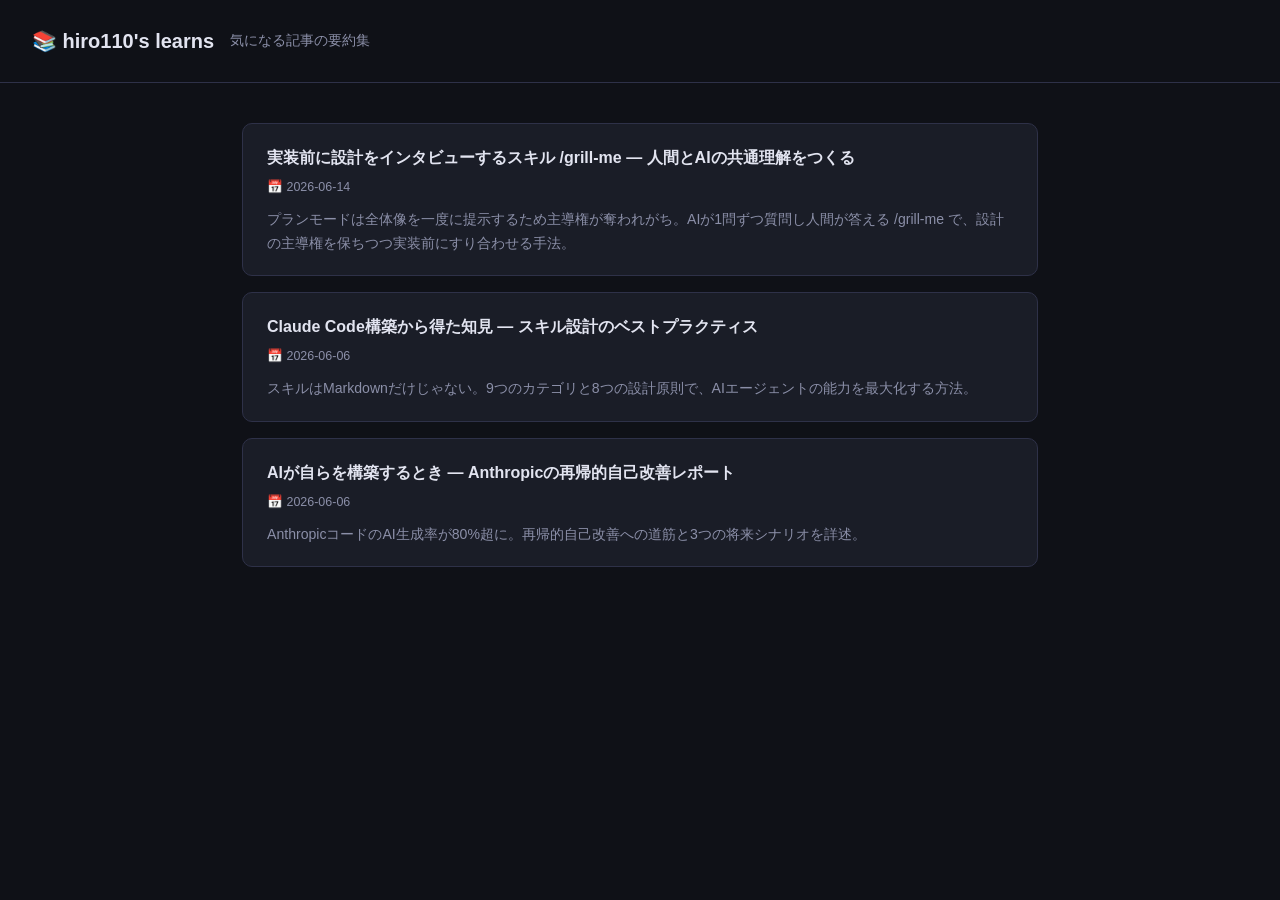
<file: index.html>
<!DOCTYPE html>
<html lang="ja">
<head>
  <meta charset="UTF-8">
  <meta name="viewport" content="width=device-width, initial-scale=1.0">
  <meta name="robots" content="noindex, nofollow">
  <title>hiro110's learns</title>
  <link rel="stylesheet" href="css/style.css">
</head>
<body>
  <header>
    <h1>📚 hiro110's learns</h1>
    <span>気になる記事の要約集</span>
  </header>
  <main>
    <div id="articles-list" class="articles-grid">
      <a class="article-card" href="articles/grill-me-ai.html">
        <h2>実装前に設計をインタビューするスキル /grill-me — 人間とAIの共通理解をつくる</h2>
        <div class="meta"><span>📅 2026-06-14</span></div>
        <p class="excerpt">プランモードは全体像を一度に提示するため主導権が奪われがち。AIが1問ずつ質問し人間が答える /grill-me で、設計の主導権を保ちつつ実装前にすり合わせる手法。</p>
      </a>
      <a class="article-card" href="articles/claude-code.html">
        <h2>Claude Code構築から得た知見 — スキル設計のベストプラクティス</h2>
        <div class="meta"><span>📅 2026-06-06</span></div>
        <p class="excerpt">スキルはMarkdownだけじゃない。9つのカテゴリと8つの設計原則で、AIエージェントの能力を最大化する方法。</p>
      </a>
      <a class="article-card" href="articles/anthropic-recursive-self-improvement.html">
        <h2>AIが自らを構築するとき — Anthropicの再帰的自己改善レポート</h2>
        <div class="meta"><span>📅 2026-06-06</span></div>
        <p class="excerpt">AnthropicコードのAI生成率が80%超に。再帰的自己改善への道筋と3つの将来シナリオを詳述。</p>
      </a>
    </div>
  </main>
</body>
</html>
</file>
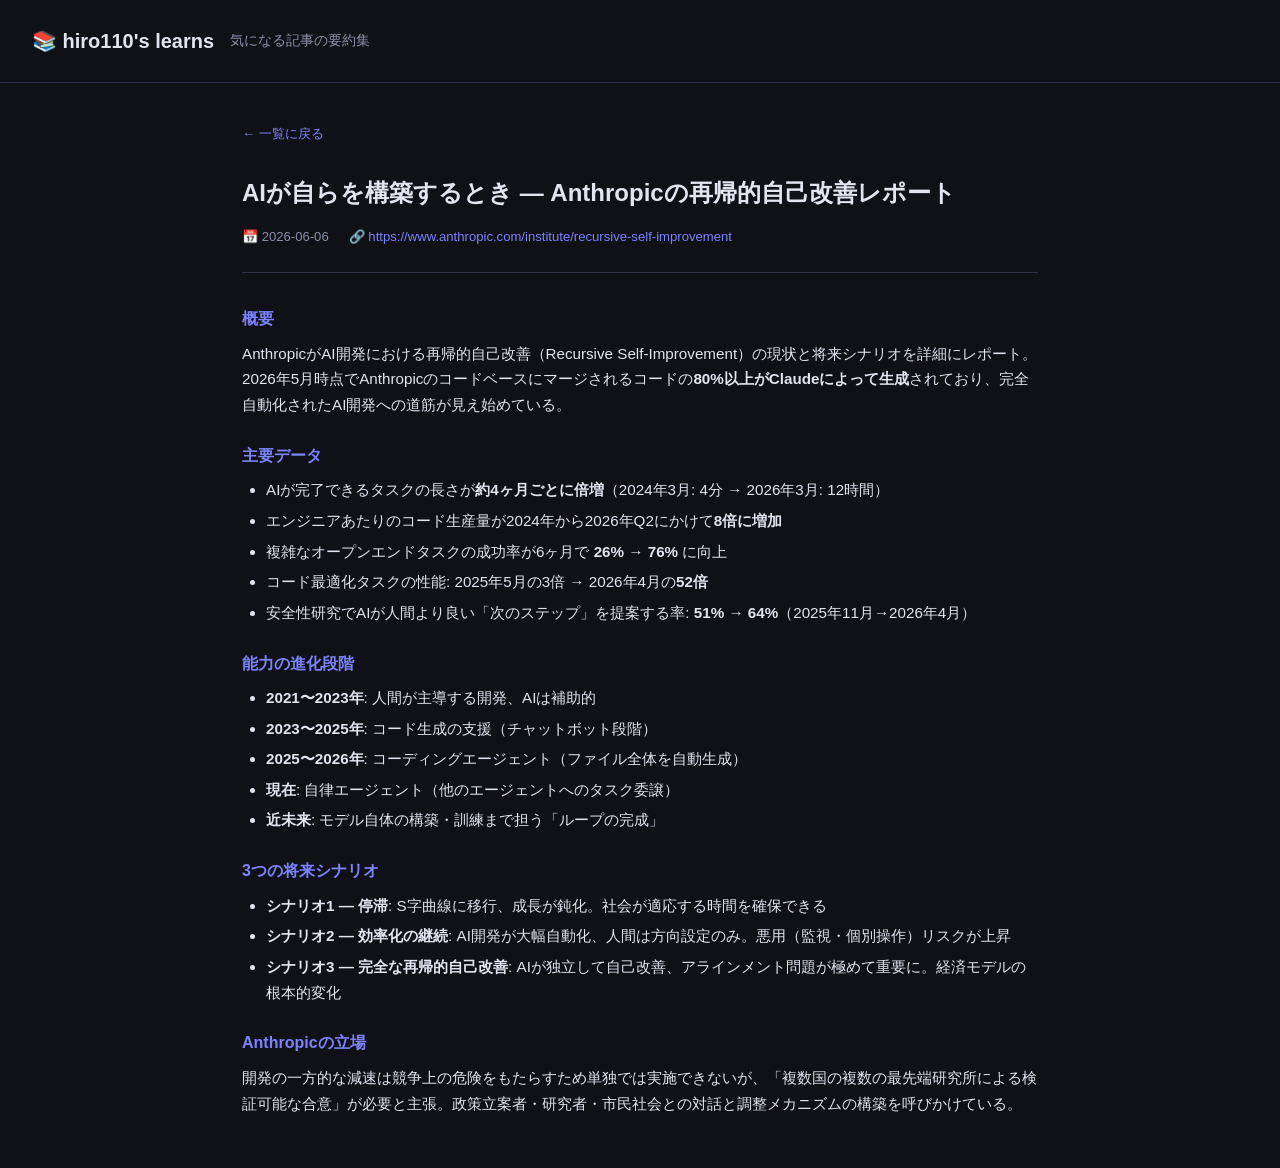
<file: articles/anthropic-recursive-self-improvement.html>
<!DOCTYPE html>
<html lang="ja">
<head>
  <meta charset="UTF-8">
  <meta name="viewport" content="width=device-width, initial-scale=1.0">
  <meta name="robots" content="noindex, nofollow">
  <title>AIが自らを構築するとき — Anthropicの再帰的自己改善レポート — hiro110's learns</title>
  <link rel="stylesheet" href="../css/style.css">
</head>
<body>
  <header>
    <h1>📚 hiro110's learns</h1>
    <span>気になる記事の要約集</span>
  </header>
  <main>
    <p class="breadcrumb"><a href="../index.html">← 一覧に戻る</a></p>
    <div class="article-header">
      <h1>AIが自らを構築するとき — Anthropicの再帰的自己改善レポート</h1>
      <div class="meta">
        <span>📅 2026-06-06</span>
        <span class="source">🔗 <a href="https://www.anthropic.com/institute/recursive-self-improvement" target="_blank" rel="noopener">https://www.anthropic.com/institute/recursive-self-improvement</a></span>
      </div>
    </div>
    <div class="summary">
      <h2>概要</h2>
      <p>AnthropicがAI開発における再帰的自己改善（Recursive Self-Improvement）の現状と将来シナリオを詳細にレポート。2026年5月時点でAnthropicのコードベースにマージされるコードの<strong>80%以上がClaudeによって生成</strong>されており、完全自動化されたAI開発への道筋が見え始めている。</p>

      <h2>主要データ</h2>
      <ul>
        <li>AIが完了できるタスクの長さが<strong>約4ヶ月ごとに倍増</strong>（2024年3月: 4分 → 2026年3月: 12時間）</li>
        <li>エンジニアあたりのコード生産量が2024年から2026年Q2にかけて<strong>8倍に増加</strong></li>
        <li>複雑なオープンエンドタスクの成功率が6ヶ月で <strong>26% → 76%</strong> に向上</li>
        <li>コード最適化タスクの性能: 2025年5月の3倍 → 2026年4月の<strong>52倍</strong></li>
        <li>安全性研究でAIが人間より良い「次のステップ」を提案する率: <strong>51% → 64%</strong>（2025年11月→2026年4月）</li>
      </ul>

      <h2>能力の進化段階</h2>
      <ul>
        <li><strong>2021〜2023年</strong>: 人間が主導する開発、AIは補助的</li>
        <li><strong>2023〜2025年</strong>: コード生成の支援（チャットボット段階）</li>
        <li><strong>2025〜2026年</strong>: コーディングエージェント（ファイル全体を自動生成）</li>
        <li><strong>現在</strong>: 自律エージェント（他のエージェントへのタスク委譲）</li>
        <li><strong>近未来</strong>: モデル自体の構築・訓練まで担う「ループの完成」</li>
      </ul>

      <h2>3つの将来シナリオ</h2>
      <ul>
        <li><strong>シナリオ1 — 停滞</strong>: S字曲線に移行、成長が鈍化。社会が適応する時間を確保できる</li>
        <li><strong>シナリオ2 — 効率化の継続</strong>: AI開発が大幅自動化、人間は方向設定のみ。悪用（監視・個別操作）リスクが上昇</li>
        <li><strong>シナリオ3 — 完全な再帰的自己改善</strong>: AIが独立して自己改善、アラインメント問題が極めて重要に。経済モデルの根本的変化</li>
      </ul>

      <h2>Anthropicの立場</h2>
      <p>開発の一方的な減速は競争上の危険をもたらすため単独では実施できないが、「複数国の複数の最先端研究所による検証可能な合意」が必要と主張。政策立案者・研究者・市民社会との対話と調整メカニズムの構築を呼びかけている。</p>

    </div>
  </main>
</body>
</html>
</file>
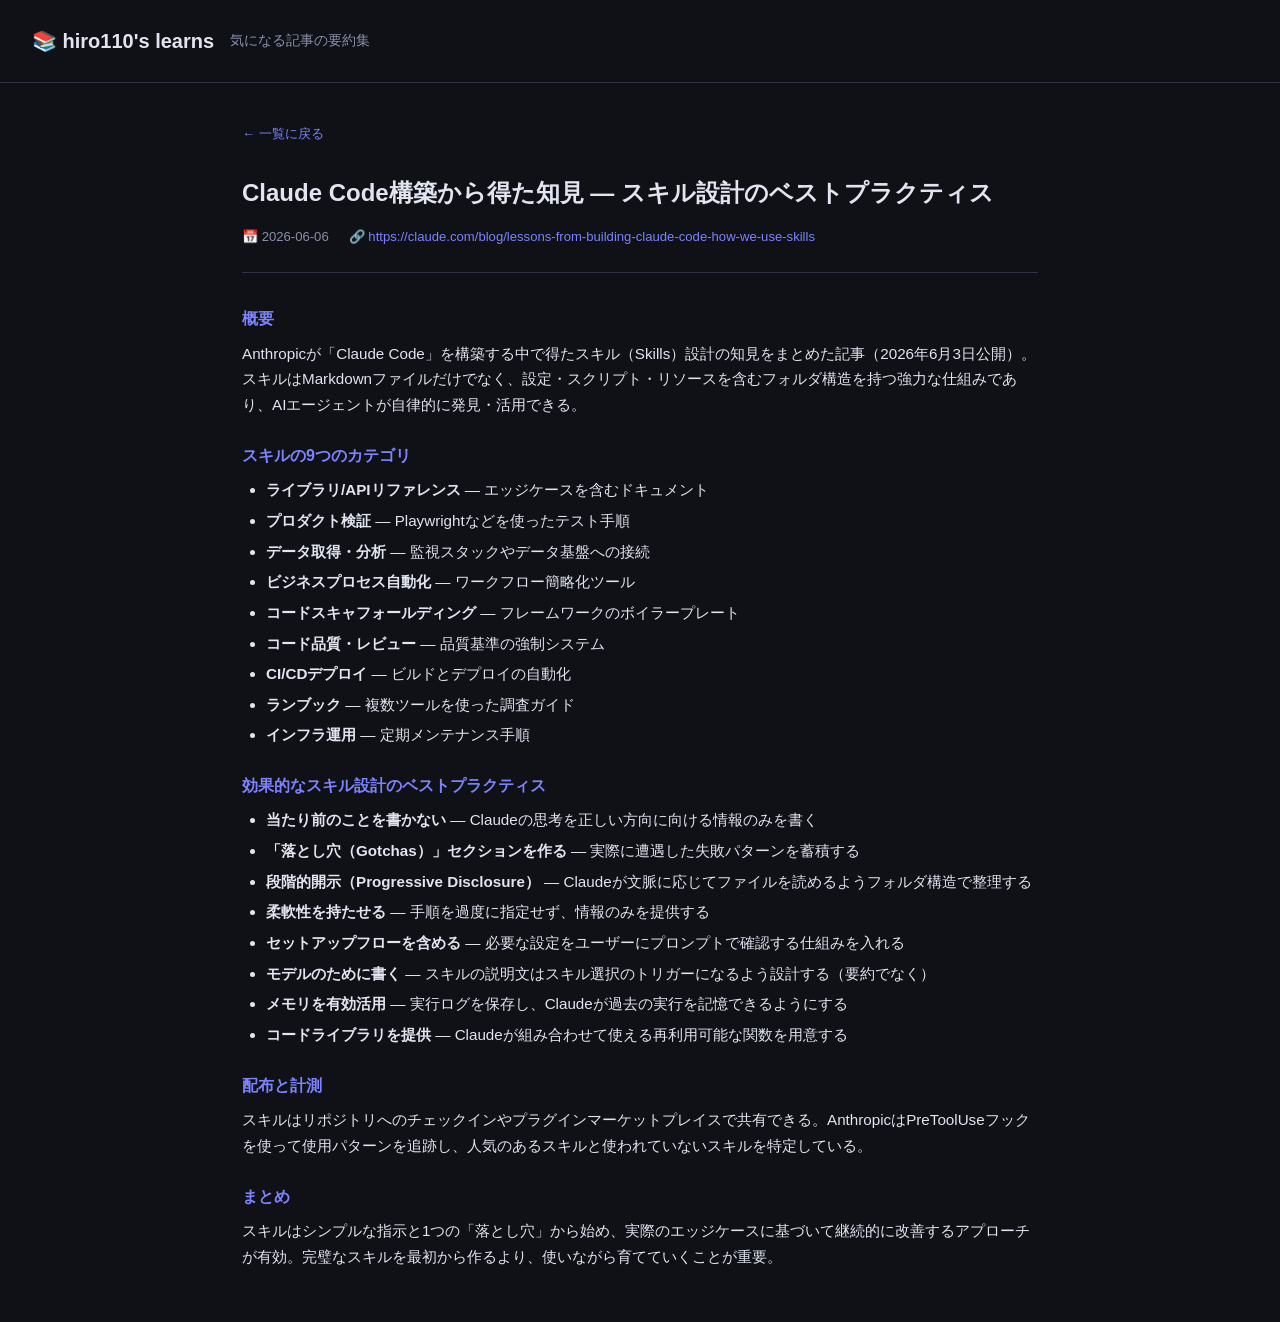
<file: articles/claude-code.html>
<!DOCTYPE html>
<html lang="ja">
<head>
  <meta charset="UTF-8">
  <meta name="viewport" content="width=device-width, initial-scale=1.0">
  <meta name="robots" content="noindex, nofollow">
  <title>Claude Code構築から得た知見 — スキル設計のベストプラクティス — hiro110's learns</title>
  <link rel="stylesheet" href="../css/style.css">
</head>
<body>
  <header>
    <h1>📚 hiro110's learns</h1>
    <span>気になる記事の要約集</span>
  </header>
  <main>
    <p class="breadcrumb"><a href="../index.html">← 一覧に戻る</a></p>
    <div class="article-header">
      <h1>Claude Code構築から得た知見 — スキル設計のベストプラクティス</h1>
      <div class="meta">
        <span>📅 2026-06-06</span>
        <span class="source">🔗 <a href="https://claude.com/blog/lessons-from-building-claude-code-how-we-use-skills" target="_blank" rel="noopener">https://claude.com/blog/lessons-from-building-claude-code-how-we-use-skills</a></span>
      </div>
    </div>
    <div class="summary">
      <h2>概要</h2>
      <p>Anthropicが「Claude Code」を構築する中で得たスキル（Skills）設計の知見をまとめた記事（2026年6月3日公開）。スキルはMarkdownファイルだけでなく、設定・スクリプト・リソースを含むフォルダ構造を持つ強力な仕組みであり、AIエージェントが自律的に発見・活用できる。</p>

      <h2>スキルの9つのカテゴリ</h2>
      <ul>
        <li><strong>ライブラリ/APIリファレンス</strong> — エッジケースを含むドキュメント</li>
        <li><strong>プロダクト検証</strong> — Playwrightなどを使ったテスト手順</li>
        <li><strong>データ取得・分析</strong> — 監視スタックやデータ基盤への接続</li>
        <li><strong>ビジネスプロセス自動化</strong> — ワークフロー簡略化ツール</li>
        <li><strong>コードスキャフォールディング</strong> — フレームワークのボイラープレート</li>
        <li><strong>コード品質・レビュー</strong> — 品質基準の強制システム</li>
        <li><strong>CI/CDデプロイ</strong> — ビルドとデプロイの自動化</li>
        <li><strong>ランブック</strong> — 複数ツールを使った調査ガイド</li>
        <li><strong>インフラ運用</strong> — 定期メンテナンス手順</li>
      </ul>

      <h2>効果的なスキル設計のベストプラクティス</h2>
      <ul>
        <li><strong>当たり前のことを書かない</strong> — Claudeの思考を正しい方向に向ける情報のみを書く</li>
        <li><strong>「落とし穴（Gotchas）」セクションを作る</strong> — 実際に遭遇した失敗パターンを蓄積する</li>
        <li><strong>段階的開示（Progressive Disclosure）</strong> — Claudeが文脈に応じてファイルを読めるようフォルダ構造で整理する</li>
        <li><strong>柔軟性を持たせる</strong> — 手順を過度に指定せず、情報のみを提供する</li>
        <li><strong>セットアップフローを含める</strong> — 必要な設定をユーザーにプロンプトで確認する仕組みを入れる</li>
        <li><strong>モデルのために書く</strong> — スキルの説明文はスキル選択のトリガーになるよう設計する（要約でなく）</li>
        <li><strong>メモリを有効活用</strong> — 実行ログを保存し、Claudeが過去の実行を記憶できるようにする</li>
        <li><strong>コードライブラリを提供</strong> — Claudeが組み合わせて使える再利用可能な関数を用意する</li>
      </ul>

      <h2>配布と計測</h2>
      <p>スキルはリポジトリへのチェックインやプラグインマーケットプレイスで共有できる。AnthropicはPreToolUseフックを使って使用パターンを追跡し、人気のあるスキルと使われていないスキルを特定している。</p>

      <h2>まとめ</h2>
      <p>スキルはシンプルな指示と1つの「落とし穴」から始め、実際のエッジケースに基づいて継続的に改善するアプローチが有効。完璧なスキルを最初から作るより、使いながら育てていくことが重要。</p>

    </div>
  </main>
</body>
</html>
</file>
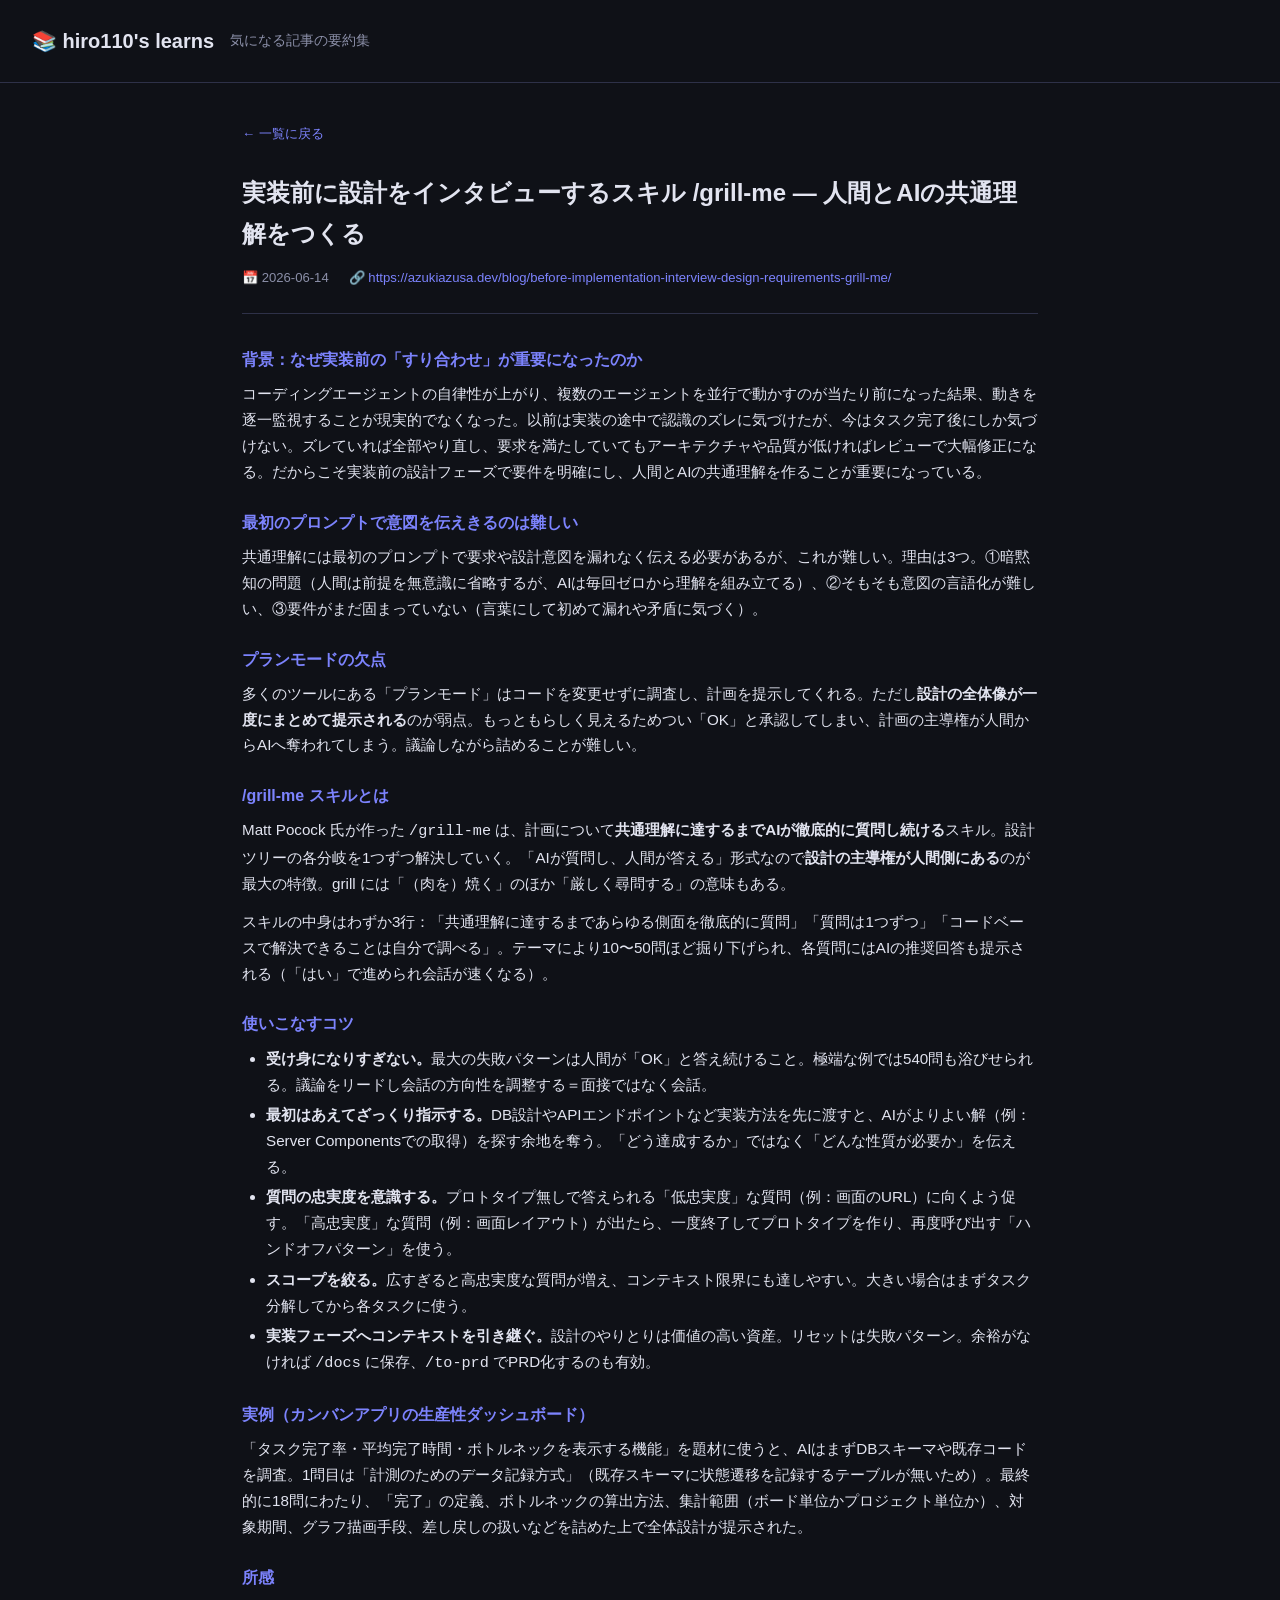
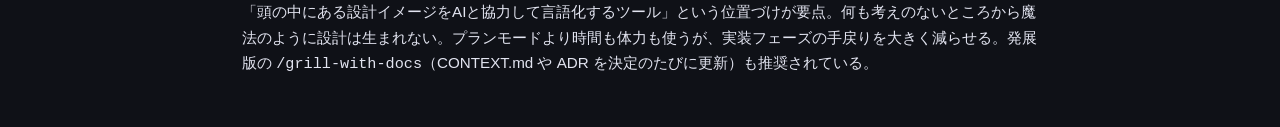
<file: articles/grill-me-ai.html>
<!DOCTYPE html>
<html lang="ja">
<head>
  <meta charset="UTF-8">
  <meta name="viewport" content="width=device-width, initial-scale=1.0">
  <meta name="robots" content="noindex, nofollow">
  <title>実装前に設計をインタビューするスキル /grill-me — 人間とAIの共通理解をつくる — hiro110's learns</title>
  <link rel="stylesheet" href="../css/style.css">
</head>
<body>
  <header>
    <h1>📚 hiro110's learns</h1>
    <span>気になる記事の要約集</span>
  </header>
  <main>
    <p class="breadcrumb"><a href="../index.html">← 一覧に戻る</a></p>
    <div class="article-header">
      <h1>実装前に設計をインタビューするスキル /grill-me — 人間とAIの共通理解をつくる</h1>
      <div class="meta">
        <span>📅 2026-06-14</span>
        <span class="source">🔗 <a href="https://azukiazusa.dev/blog/before-implementation-interview-design-requirements-grill-me/" target="_blank" rel="noopener">https://azukiazusa.dev/blog/before-implementation-interview-design-requirements-grill-me/</a></span>
      </div>
    </div>
    <div class="summary">
      <h2>背景：なぜ実装前の「すり合わせ」が重要になったのか</h2>
      <p>コーディングエージェントの自律性が上がり、複数のエージェントを並行で動かすのが当たり前になった結果、動きを逐一監視することが現実的でなくなった。以前は実装の途中で認識のズレに気づけたが、今はタスク完了後にしか気づけない。ズレていれば全部やり直し、要求を満たしていてもアーキテクチャや品質が低ければレビューで大幅修正になる。だからこそ実装前の設計フェーズで要件を明確にし、人間とAIの共通理解を作ることが重要になっている。</p>

      <h2>最初のプロンプトで意図を伝えきるのは難しい</h2>
      <p>共通理解には最初のプロンプトで要求や設計意図を漏れなく伝える必要があるが、これが難しい。理由は3つ。①暗黙知の問題（人間は前提を無意識に省略するが、AIは毎回ゼロから理解を組み立てる）、②そもそも意図の言語化が難しい、③要件がまだ固まっていない（言葉にして初めて漏れや矛盾に気づく）。</p>

      <h2>プランモードの欠点</h2>
      <p>多くのツールにある「プランモード」はコードを変更せずに調査し、計画を提示してくれる。ただし<strong>設計の全体像が一度にまとめて提示される</strong>のが弱点。もっともらしく見えるためつい「OK」と承認してしまい、計画の主導権が人間からAIへ奪われてしまう。議論しながら詰めることが難しい。</p>

      <h2>/grill-me スキルとは</h2>
      <p>Matt Pocock 氏が作った <code>/grill-me</code> は、計画について<strong>共通理解に達するまでAIが徹底的に質問し続ける</strong>スキル。設計ツリーの各分岐を1つずつ解決していく。「AIが質問し、人間が答える」形式なので<strong>設計の主導権が人間側にある</strong>のが最大の特徴。grill には「（肉を）焼く」のほか「厳しく尋問する」の意味もある。</p>
      <p>スキルの中身はわずか3行：「共通理解に達するまであらゆる側面を徹底的に質問」「質問は1つずつ」「コードベースで解決できることは自分で調べる」。テーマにより10〜50問ほど掘り下げられ、各質問にはAIの推奨回答も提示される（「はい」で進められ会話が速くなる）。</p>

      <h2>使いこなすコツ</h2>
      <ul>
        <li><strong>受け身になりすぎない。</strong>最大の失敗パターンは人間が「OK」と答え続けること。極端な例では540問も浴びせられる。議論をリードし会話の方向性を調整する＝面接ではなく会話。</li>
        <li><strong>最初はあえてざっくり指示する。</strong>DB設計やAPIエンドポイントなど実装方法を先に渡すと、AIがよりよい解（例：Server Componentsでの取得）を探す余地を奪う。「どう達成するか」ではなく「どんな性質が必要か」を伝える。</li>
        <li><strong>質問の忠実度を意識する。</strong>プロトタイプ無しで答えられる「低忠実度」な質問（例：画面のURL）に向くよう促す。「高忠実度」な質問（例：画面レイアウト）が出たら、一度終了してプロトタイプを作り、再度呼び出す「ハンドオフパターン」を使う。</li>
        <li><strong>スコープを絞る。</strong>広すぎると高忠実度な質問が増え、コンテキスト限界にも達しやすい。大きい場合はまずタスク分解してから各タスクに使う。</li>
        <li><strong>実装フェーズへコンテキストを引き継ぐ。</strong>設計のやりとりは価値の高い資産。リセットは失敗パターン。余裕がなければ <code>/docs</code> に保存、<code>/to-prd</code> でPRD化するのも有効。</li>
      </ul>

      <h2>実例（カンバンアプリの生産性ダッシュボード）</h2>
      <p>「タスク完了率・平均完了時間・ボトルネックを表示する機能」を題材に使うと、AIはまずDBスキーマや既存コードを調査。1問目は「計測のためのデータ記録方式」（既存スキーマに状態遷移を記録するテーブルが無いため）。最終的に18問にわたり、「完了」の定義、ボトルネックの算出方法、集計範囲（ボード単位かプロジェクト単位か）、対象期間、グラフ描画手段、差し戻しの扱いなどを詰めた上で全体設計が提示された。</p>

      <h2>所感</h2>
      <p>「頭の中にある設計イメージをAIと協力して言語化するツール」という位置づけが要点。何も考えのないところから魔法のように設計は生まれない。プランモードより時間も体力も使うが、実装フェーズの手戻りを大きく減らせる。発展版の <code>/grill-with-docs</code>（CONTEXT.md や ADR を決定のたびに更新）も推奨されている。</p>

    </div>
  </main>
</body>
</html>
</file>
<file: css/style.css>
:root {
  --bg: #0f1117;
  --surface: #1a1d27;
  --border: #2e3148;
  --accent: #7c83fd;
  --text: #e2e4f0;
  --muted: #8b8fa8;
  --tag-bg: #252840;
}

* { box-sizing: border-box; margin: 0; padding: 0; }

body {
  font-family: -apple-system, BlinkMacSystemFont, "Segoe UI", sans-serif;
  background: var(--bg);
  color: var(--text);
  line-height: 1.7;
  min-height: 100vh;
}

header {
  border-bottom: 1px solid var(--border);
  padding: 1.5rem 2rem;
  display: flex;
  align-items: center;
  gap: 1rem;
}

header h1 { font-size: 1.25rem; font-weight: 600; }
header span { color: var(--muted); font-size: 0.85rem; }

main { max-width: 860px; margin: 0 auto; padding: 2.5rem 2rem; }

/* index page */
.articles-grid { display: flex; flex-direction: column; gap: 1rem; }

.article-card {
  background: var(--surface);
  border: 1px solid var(--border);
  border-radius: 10px;
  padding: 1.25rem 1.5rem;
  text-decoration: none;
  color: inherit;
  transition: border-color 0.15s;
  display: block;
}
.article-card:hover { border-color: var(--accent); }

.article-card h2 { font-size: 1rem; font-weight: 600; margin-bottom: 0.35rem; }
.article-card .meta {
  font-size: 0.78rem;
  color: var(--muted);
  display: flex;
  gap: 1rem;
  flex-wrap: wrap;
}
.article-card .excerpt {
  margin-top: 0.6rem;
  font-size: 0.88rem;
  color: var(--muted);
  display: -webkit-box;
  -webkit-line-clamp: 2;
  -webkit-box-orient: vertical;
  overflow: hidden;
}

.empty { text-align: center; color: var(--muted); padding: 4rem 0; }

/* article page */
.breadcrumb { font-size: 0.82rem; color: var(--muted); margin-bottom: 1.75rem; }
.breadcrumb a { color: var(--accent); text-decoration: none; }
.breadcrumb a:hover { text-decoration: underline; }

.article-header { margin-bottom: 2rem; border-bottom: 1px solid var(--border); padding-bottom: 1.5rem; }
.article-header h1 { font-size: 1.5rem; font-weight: 700; margin-bottom: 0.75rem; }
.article-header .meta { font-size: 0.82rem; color: var(--muted); display: flex; gap: 1.25rem; flex-wrap: wrap; }
.article-header .source a { color: var(--accent); text-decoration: none; word-break: break-all; }
.article-header .source a:hover { text-decoration: underline; }

.summary h2 { font-size: 1rem; font-weight: 600; color: var(--accent); margin: 1.5rem 0 0.5rem; }
.summary h2:first-child { margin-top: 0; }
.summary p { margin-bottom: 0.75rem; font-size: 0.95rem; }
.summary ul { padding-left: 1.5rem; margin-bottom: 0.75rem; }
.summary li { font-size: 0.95rem; margin-bottom: 0.3rem; }
</file>
